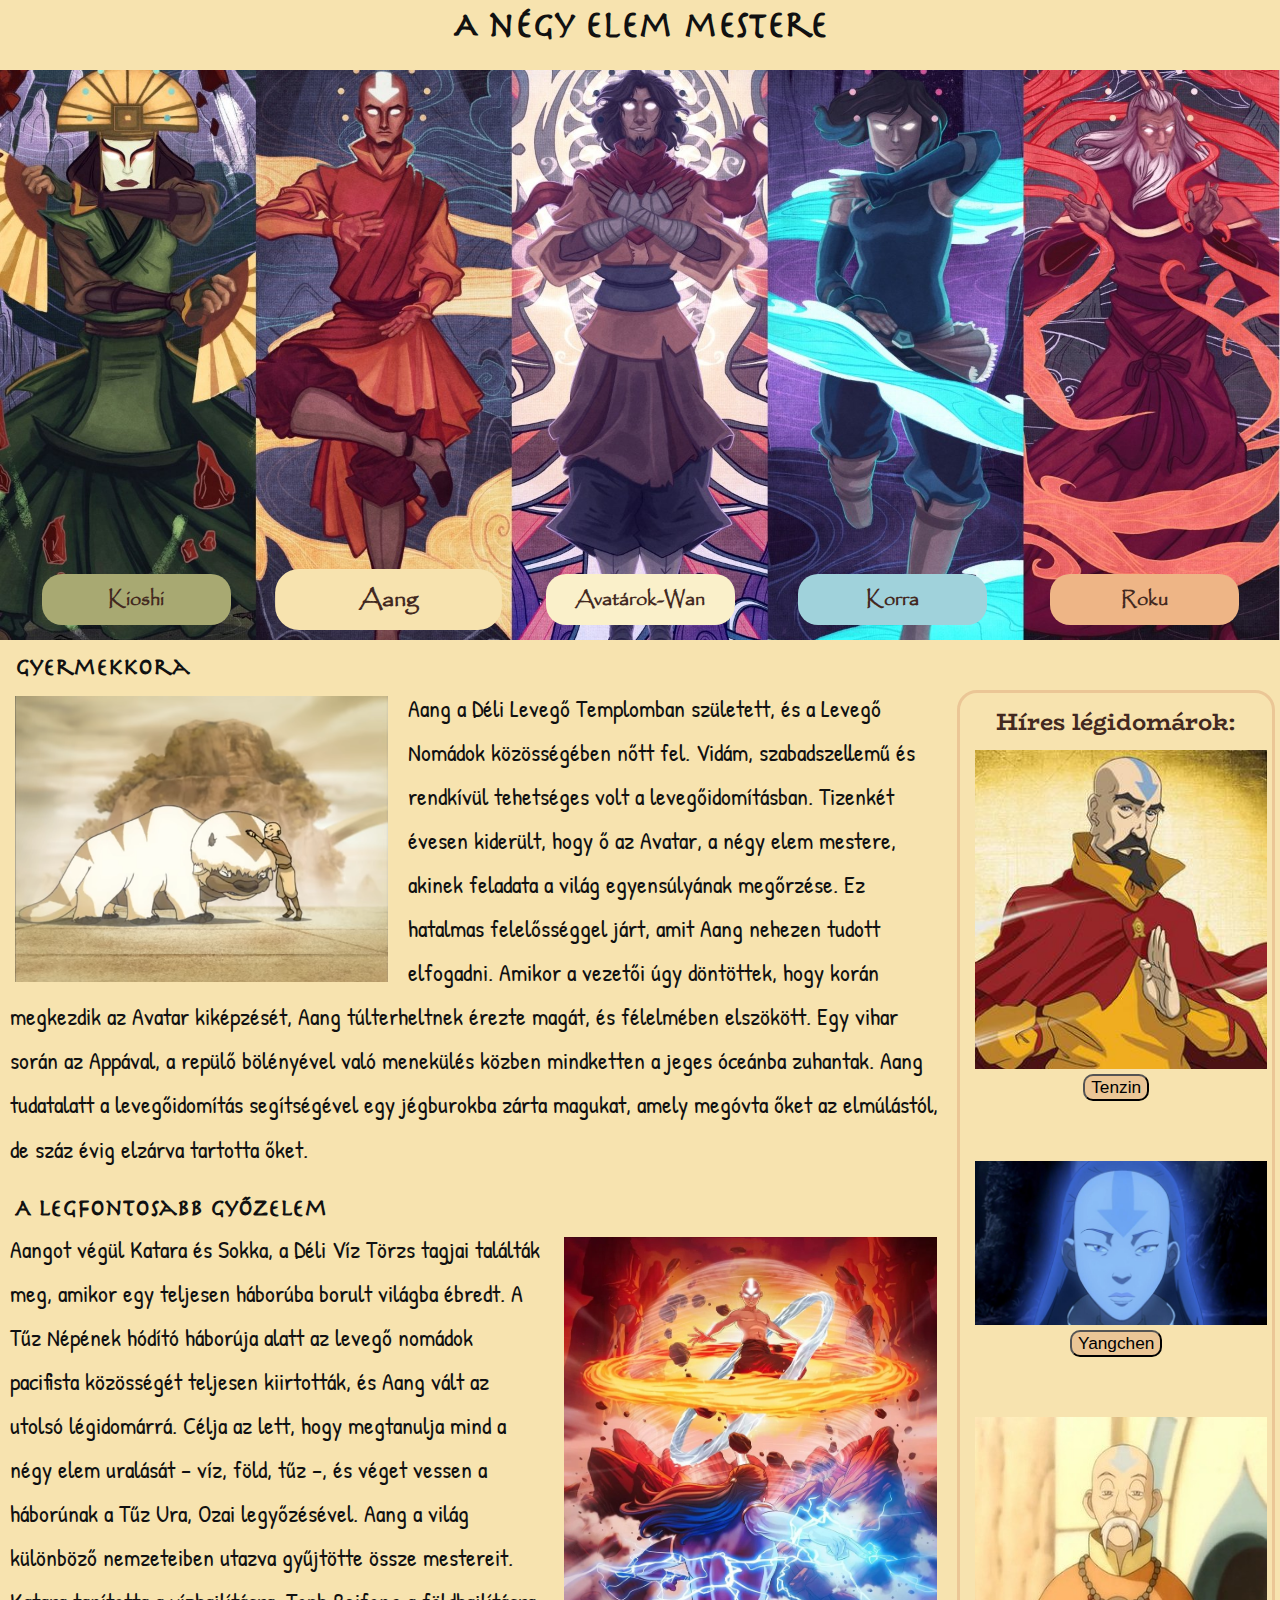
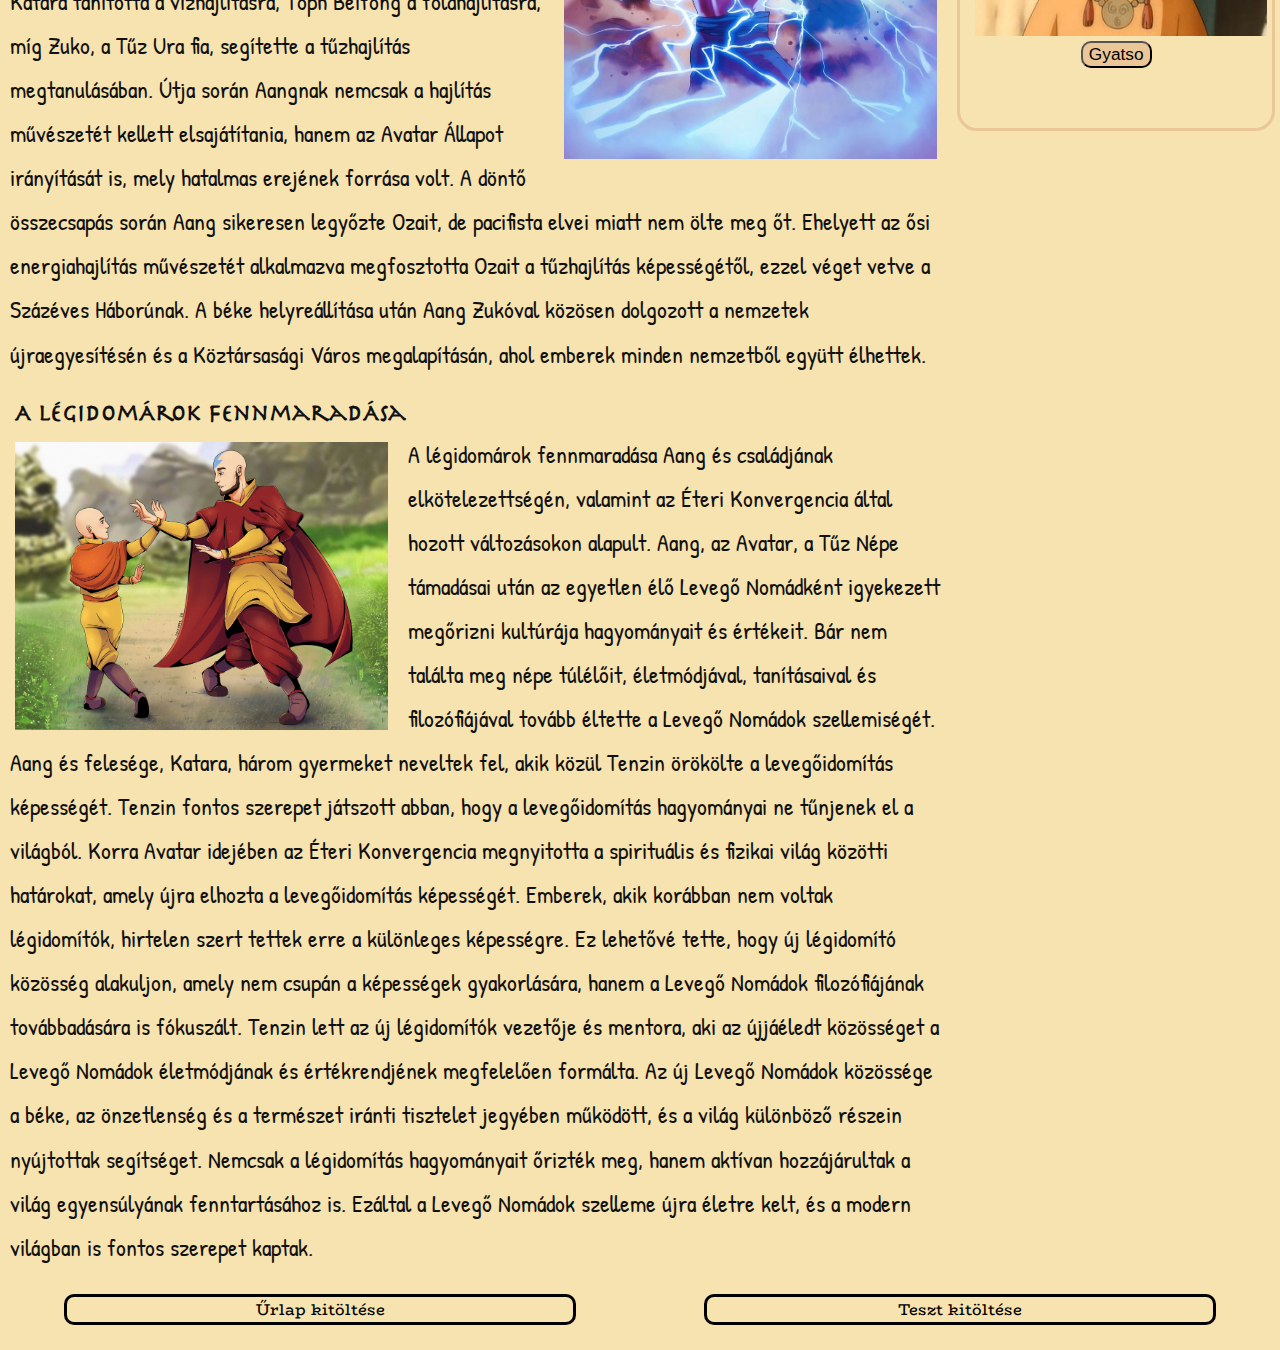
<file: Aang.html>
<!DOCTYPE html>
<html lang="hu">
<head>
    <meta charset="UTF-8">
    <meta name="viewport" content="width=device-width, initial-scale=1.0">
    <meta name="description" content="Aang és Korra legendája bemutatása">
    <meta name="author" content="Vermes Olivér">
    <meta name="copyright" content="Tanulási célra">
    <link rel="stylesheet" href="style.css">
    <link rel="icon" href="kepek/favicon.png" type="image/x-icon">
    <title>Avatár</title>
</head>
<body id="aang">
    <header>
        <h1>A négy elem mestere</h1>
    </header>
    <div class="container">
        
        <nav class="hatter a">
            <ul>
                <li><a href="Kyoshi.html" class="ky">Kioshi</a></li>
                <li><a href="#" class="active a">Aang</a></li>
                <li><a href="index.html" class="w">Avatárok-Wan</a></li>
                <li><a href="Korra.html" class="kor">Korra</a></li>
                <li><a href="Roku.html" class="r">Roku</a></li>
            </ul>
        </nav>
        <div class="contwo">
            <div class="artcont"> 
            <article>
                <h2>Gyermekkora</h2>
                <img src="kepek/aang/aang_appa.png" alt="terkep es a negy elem" class="negyelem">
                <p>Aang a Déli Levegő Templomban született, és a Levegő Nomádok közösségében nőtt fel. Vidám, szabadszellemű és rendkívül tehetséges volt a levegőidomításban. Tizenkét évesen kiderült, hogy ő az Avatar, a négy elem mestere, akinek feladata a világ egyensúlyának megőrzése. Ez hatalmas felelősséggel járt, amit Aang nehezen tudott elfogadni. Amikor a vezetői úgy döntöttek, hogy korán megkezdik az Avatar kiképzését, Aang túlterheltnek érezte magát, és félelmében elszökött. Egy vihar során az Appával, a repülő bölényével való menekülés közben mindketten a jeges óceánba zuhantak. Aang tudatalatt a levegőidomítás segítségével egy jégburokba zárta magukat, amely megóvta őket az elmúlástól, de száz évig elzárva tartotta őket.


                </p>
            </article>
            <article>
                <h2>A legfontosabb győzelem</h2>
                <img src="kepek/aang/aang_ozai.jpg" alt="wan avatar" class="wan">
                <p>Aangot végül Katara és Sokka, a Déli Víz Törzs tagjai találták meg, amikor egy teljesen háborúba borult világba ébredt. A Tűz Népének hódító háborúja alatt az levegő nomádok pacifista közösségét teljesen kiirtották, és Aang vált az utolsó légidomárrá. Célja az lett, hogy megtanulja mind a négy elem uralását – víz, föld, tűz –, és véget vessen a háborúnak a Tűz Ura, Ozai legyőzésével.

                    
                    Aang a világ különböző nemzeteiben utazva gyűjtötte össze mestereit. Katara tanította a vízhajlításra, Toph Beifong a földhajlításra, míg Zuko, a Tűz Ura fia, segítette a tűzhajlítás megtanulásában. Útja során Aangnak nemcsak a hajlítás művészetét kellett elsajátítania, hanem az Avatar Állapot irányítását is, mely hatalmas erejének forrása volt.
                    
                    
                    A döntő összecsapás során Aang sikeresen legyőzte Ozait, de pacifista elvei miatt nem ölte meg őt. Ehelyett az ősi energiahajlítás művészetét alkalmazva megfosztotta Ozait a tűzhajlítás képességétől, ezzel véget vetve a Százéves Háborúnak. A béke helyreállítása után Aang Zukóval közösen dolgozott a nemzetek újraegyesítésén és a Köztársasági Város megalapításán, ahol emberek minden nemzetből együtt élhettek.</p>
                
            </article>
            <article>
                <h2>A légidomárok fennmaradása</h2>
                <img src="kepek/aang/aang_tenzin.jpg" alt="avatarok avatar allapotban" class="av_all">
                <p>A légidomárok fennmaradása Aang és családjának elkötelezettségén, valamint az Éteri Konvergencia által hozott változásokon alapult. Aang, az Avatar, a Tűz Népe támadásai után az egyetlen élő Levegő Nomádként igyekezett megőrizni kultúrája hagyományait és értékeit. Bár nem találta meg népe túlélőit, életmódjával, tanításaival és filozófiájával tovább éltette a Levegő Nomádok szellemiségét. Aang és felesége, Katara, három gyermeket neveltek fel, akik közül Tenzin örökölte a levegőidomítás képességét. Tenzin fontos szerepet játszott abban, hogy a levegőidomítás hagyományai ne tűnjenek el a világból.

                    Korra Avatar idejében az Éteri Konvergencia megnyitotta a spirituális és fizikai világ közötti határokat, amely újra elhozta a levegőidomítás képességét. Emberek, akik korábban nem voltak légidomítók, hirtelen szert tettek erre a különleges képességre. Ez lehetővé tette, hogy új légidomító közösség alakuljon, amely nem csupán a képességek gyakorlására, hanem a Levegő Nomádok filozófiájának továbbadására is fókuszált.
                    
                    Tenzin lett az új légidomítók vezetője és mentora, aki az újjáéledt közösséget a Levegő Nomádok életmódjának és értékrendjének megfelelően formálta. Az új Levegő Nomádok közössége a béke, az önzetlenség és a természet iránti tisztelet jegyében működött, és a világ különböző részein nyújtottak segítséget. Nemcsak a légidomítás hagyományait őrizték meg, hanem aktívan hozzájárultak a világ egyensúlyának fenntartásához is. Ezáltal a Levegő Nomádok szelleme újra életre kelt, és a modern világban is fontos szerepet kaptak.
                </p>
            </article>
        </div>
            <aside class="a_as">
                <h3>Híres légidomárok:</h3>
                <p id="tenzin"><img src="kepek/aang/tenzin.jpg" alt="Tenzin"></p>
                <input type="button" value="Tenzin" id="gomb1">
        
                <p id="yang"><img src="kepek/aang/yang.jpg" alt="Yangchen"></p>
                <input type="button" value="Yangchen" id="gomb2">
        
                <p id="gya"><img src="kepek/aang/gyatso.jpg" alt="Gyatso"></p>
                <input type="button" value="Gyatso" id="gomb3">
            </aside>
        </div>
        <footer>
            <a href="urlap.html" >Űrlap kitöltése</a>
            <a href="quiz.html">Teszt kitöltése</a>
        </footer>
    </div>
    <script src="script/script_a.js"></script>
    </body>
    </html>
</file>
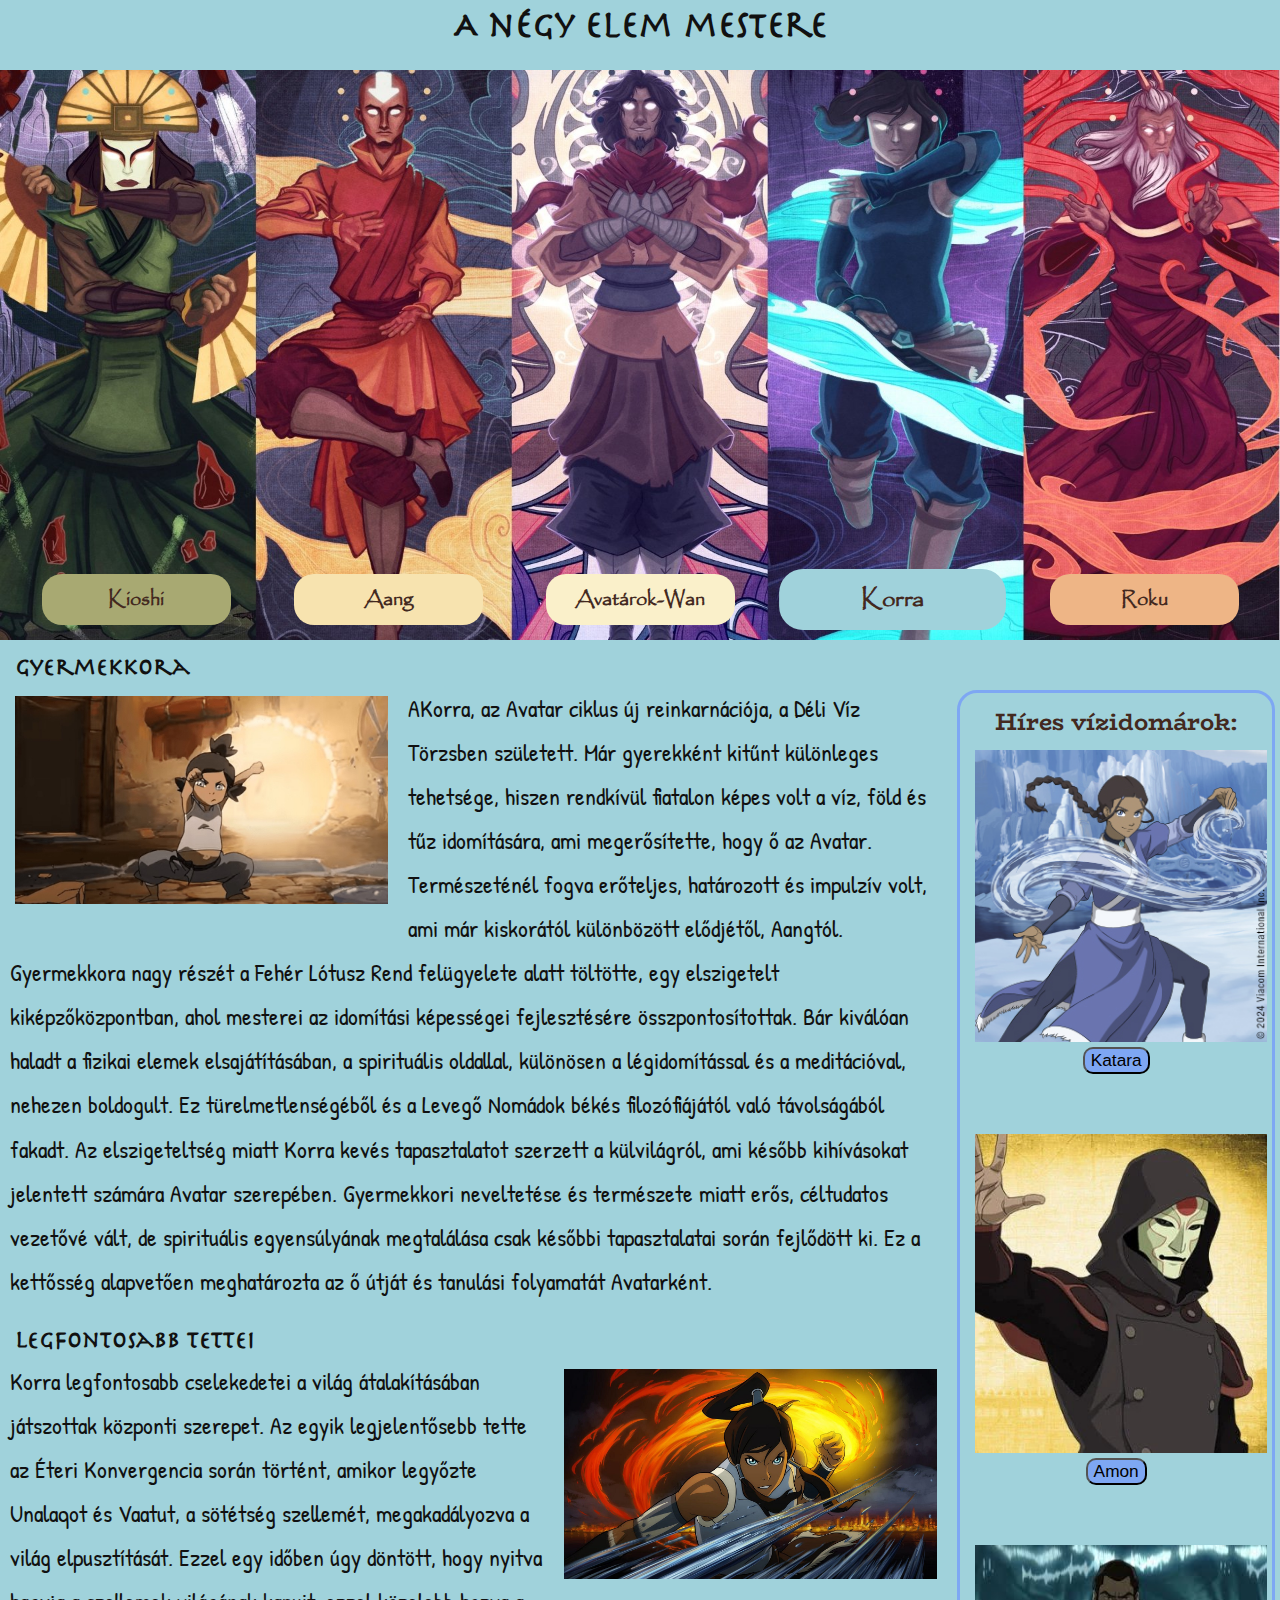
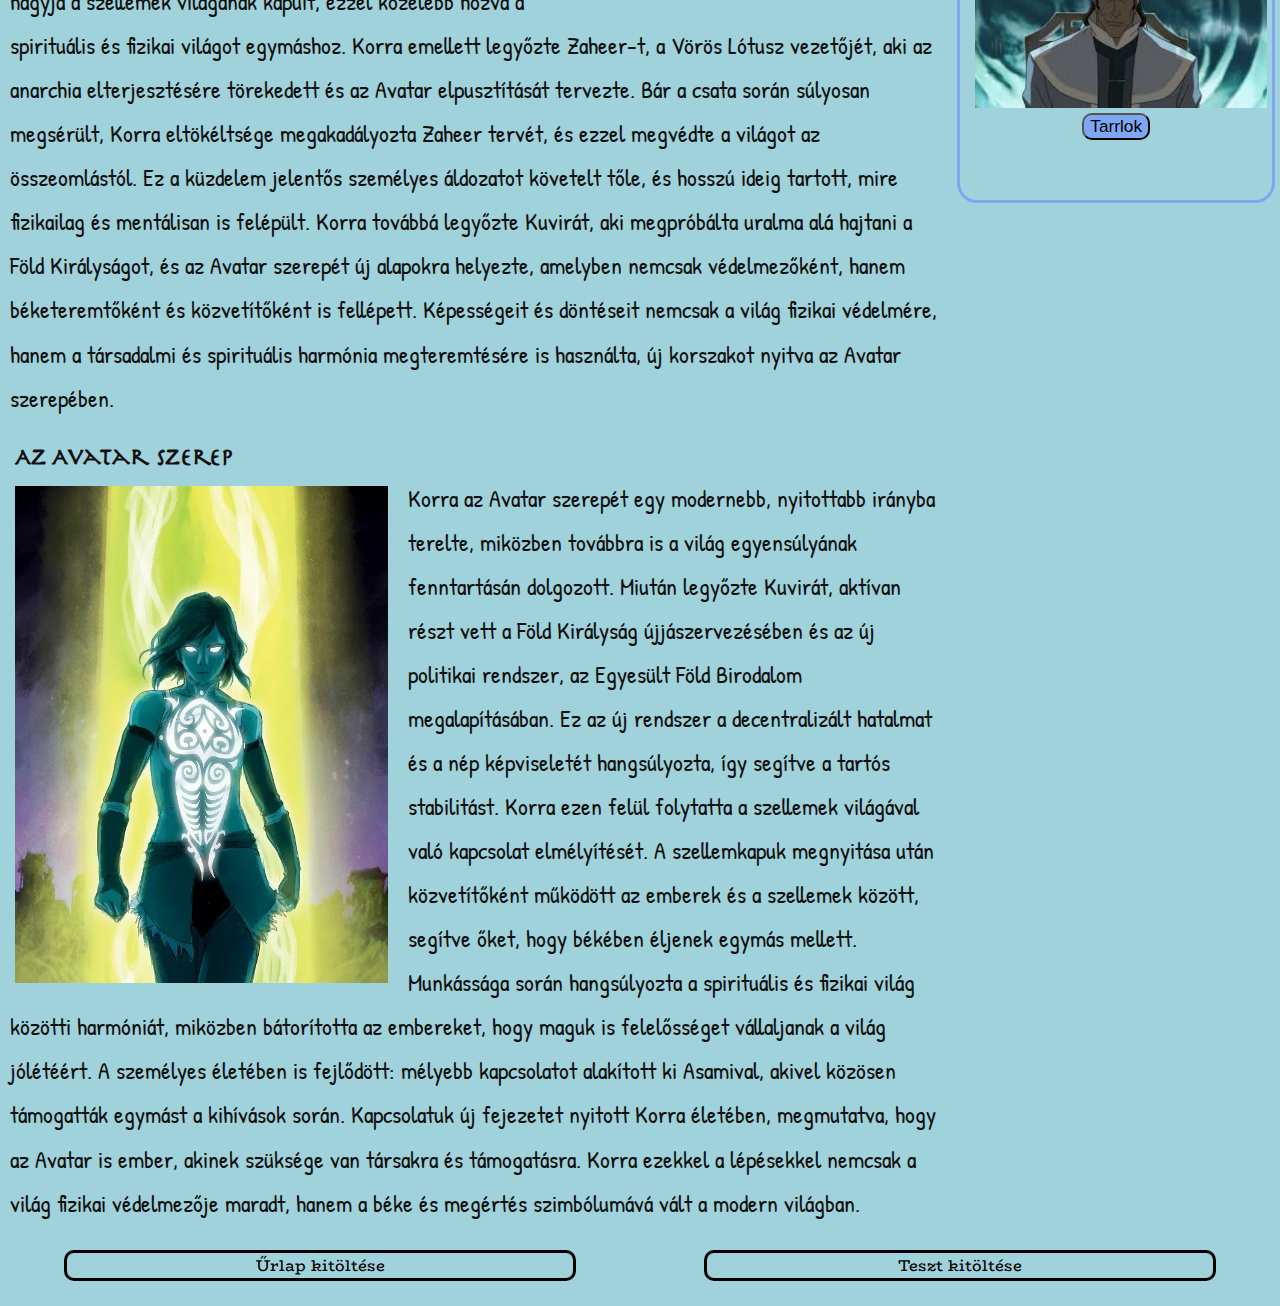
<file: Korra.html>
<!DOCTYPE html>
<html lang="hu">
<head>
    <meta charset="UTF-8">
    <meta name="viewport" content="width=device-width, initial-scale=1.0">
    <meta name="description" content="Aang és Korra legendája bemutatása">
    <meta name="author" content="Vermes Olivér">
    <meta name="copyright" content="Tanulási célra">
    <link rel="stylesheet" href="style.css">
    <link rel="icon" href="kepek/favicon.png" type="image/x-icon">
    <title>Avatár</title>
</head>
<body id="korra">
    <header>
        <h1>A négy elem mestere</h1>
    </header>
    <div class="container">
        
        <nav class="hatter kor">
            <ul>
                <li><a href="Kyoshi.html" class="ky">Kioshi</a></li>
                <li><a href="Aang.html" class="a">Aang</a></li>
                <li><a href="index.html" class="w">Avatárok-Wan</a></li>
                <li><a href="#" class="active kor">Korra</a></li>
                <li><a href="Roku.html" class="r">Roku</a></li>
            </ul>
        </nav>
        <div class="contwo">
            <div class="artcont"> 
            <article>
                <h2>Gyermekkora</h2>
                <img src="kepek/korra/korra_gyerekkor.jpg" alt="terkep es a negy elem" class="negyelem">
                <p>AKorra, az Avatar ciklus új reinkarnációja, a Déli Víz Törzsben született. Már gyerekként kitűnt különleges tehetsége, hiszen rendkívül fiatalon képes volt a víz, föld és tűz idomítására, ami megerősítette, hogy ő az Avatar. Természeténél fogva erőteljes, határozott és impulzív volt, ami már kiskorától különbözött elődjétől, Aangtól.

                    Gyermekkora nagy részét a Fehér Lótusz Rend felügyelete alatt töltötte, egy elszigetelt kiképzőközpontban, ahol mesterei az idomítási képességei fejlesztésére összpontosítottak. Bár kiválóan haladt a fizikai elemek elsajátításában, a spirituális oldallal, különösen a légidomítással és a meditációval, nehezen boldogult. Ez türelmetlenségéből és a Levegő Nomádok békés filozófiájától való távolságából fakadt.
                    
                    Az elszigeteltség miatt Korra kevés tapasztalatot szerzett a külvilágról, ami később kihívásokat jelentett számára Avatar szerepében. Gyermekkori neveltetése és természete miatt erős, céltudatos vezetővé vált, de spirituális egyensúlyának megtalálása csak későbbi tapasztalatai során fejlődött ki. Ez a kettősség alapvetően meghatározta az ő útját és tanulási folyamatát Avatarként.
                </p>
            </article>
            <article>
                <h2>Legfontosabb tettei</h2>
                <img src="kepek/korra/korra_avatar.jpg" alt="wan avatar" class="wan">
                <p>Korra legfontosabb cselekedetei a világ átalakításában játszottak központi szerepet. Az egyik legjelentősebb tette az Éteri Konvergencia során történt, amikor legyőzte Unalaqot és Vaatut, a sötétség szellemét, megakadályozva a világ elpusztítását. Ezzel egy időben úgy döntött, hogy nyitva hagyja a szellemek világának kapuit, ezzel közelebb hozva a spirituális és fizikai világot egymáshoz.

                    Korra emellett legyőzte Zaheer-t, a Vörös Lótusz vezetőjét, aki az anarchia elterjesztésére törekedett és az Avatar elpusztítását tervezte. Bár a csata során súlyosan megsérült, Korra eltökéltsége megakadályozta Zaheer tervét, és ezzel megvédte a világot az összeomlástól. Ez a küzdelem jelentős személyes áldozatot követelt tőle, és hosszú ideig tartott, mire fizikailag és mentálisan is felépült.
                    
                    Korra továbbá legyőzte Kuvirát, aki megpróbálta uralma alá hajtani a Föld Királyságot, és az Avatar szerepét új alapokra helyezte, amelyben nemcsak védelmezőként, hanem béketeremtőként és közvetítőként is fellépett. Képességeit és döntéseit nemcsak a világ fizikai védelmére, hanem a társadalmi és spirituális harmónia megteremtésére is használta, új korszakot nyitva az Avatar szerepében.</p>
                
            </article>
            <article>
                <h2>Az Avatar szerep</h2>
                <img src="kepek/korra/korra_raava.jpg" alt="avatarok avatar allapotban" class="av_all">
                <p>Korra az Avatar szerepét egy modernebb, nyitottabb irányba terelte, miközben továbbra is a világ egyensúlyának fenntartásán dolgozott. Miután legyőzte Kuvirát, aktívan részt vett a Föld Királyság újjászervezésében és az új politikai rendszer, az Egyesült Föld Birodalom megalapításában. Ez az új rendszer a decentralizált hatalmat és a nép képviseletét hangsúlyozta, így segítve a tartós stabilitást.

                    Korra ezen felül folytatta a szellemek világával való kapcsolat elmélyítését. A szellemkapuk megnyitása után közvetítőként működött az emberek és a szellemek között, segítve őket, hogy békében éljenek egymás mellett. Munkássága során hangsúlyozta a spirituális és fizikai világ közötti harmóniát, miközben bátorította az embereket, hogy maguk is felelősséget vállaljanak a világ jólétéért.
                    
                    A személyes életében is fejlődött: mélyebb kapcsolatot alakított ki Asamival, akivel közösen támogatták egymást a kihívások során. Kapcsolatuk új fejezetet nyitott Korra életében, megmutatva, hogy az Avatar is ember, akinek szüksége van társakra és támogatásra. Korra ezekkel a lépésekkel nemcsak a világ fizikai védelmezője maradt, hanem a béke és megértés szimbólumává vált a modern világban.
                </p>
            </article>
        </div>
            <aside class="ko_as">
                <h3>Híres vízidomárok:</h3>
                <p id="katara"><img src="kepek/korra/katara.jpg" alt="Katara"></p>
                <input type="button" value="Katara"  id="gomb1">

                <p id="amon"><img src="kepek/korra/amon.jpg" alt="Amon"></p> 
                <input type="button" value="Amon"  id="gomb2">

                <p id="tarrlok"><img src="kepek/korra/tarrlok.jpg" alt="Tarrlok"></p> 
                <input type="button" value="Tarrlok"  id="gomb3">
            </aside>
        </div>
        <footer>
            <a href="urlap.html" >Űrlap kitöltése</a>
            <a href="quiz.html">Teszt kitöltése</a>
        </footer>
    </div>
    <script src="script/script_ko.js"></script>
    </body>
    </html>
</file>
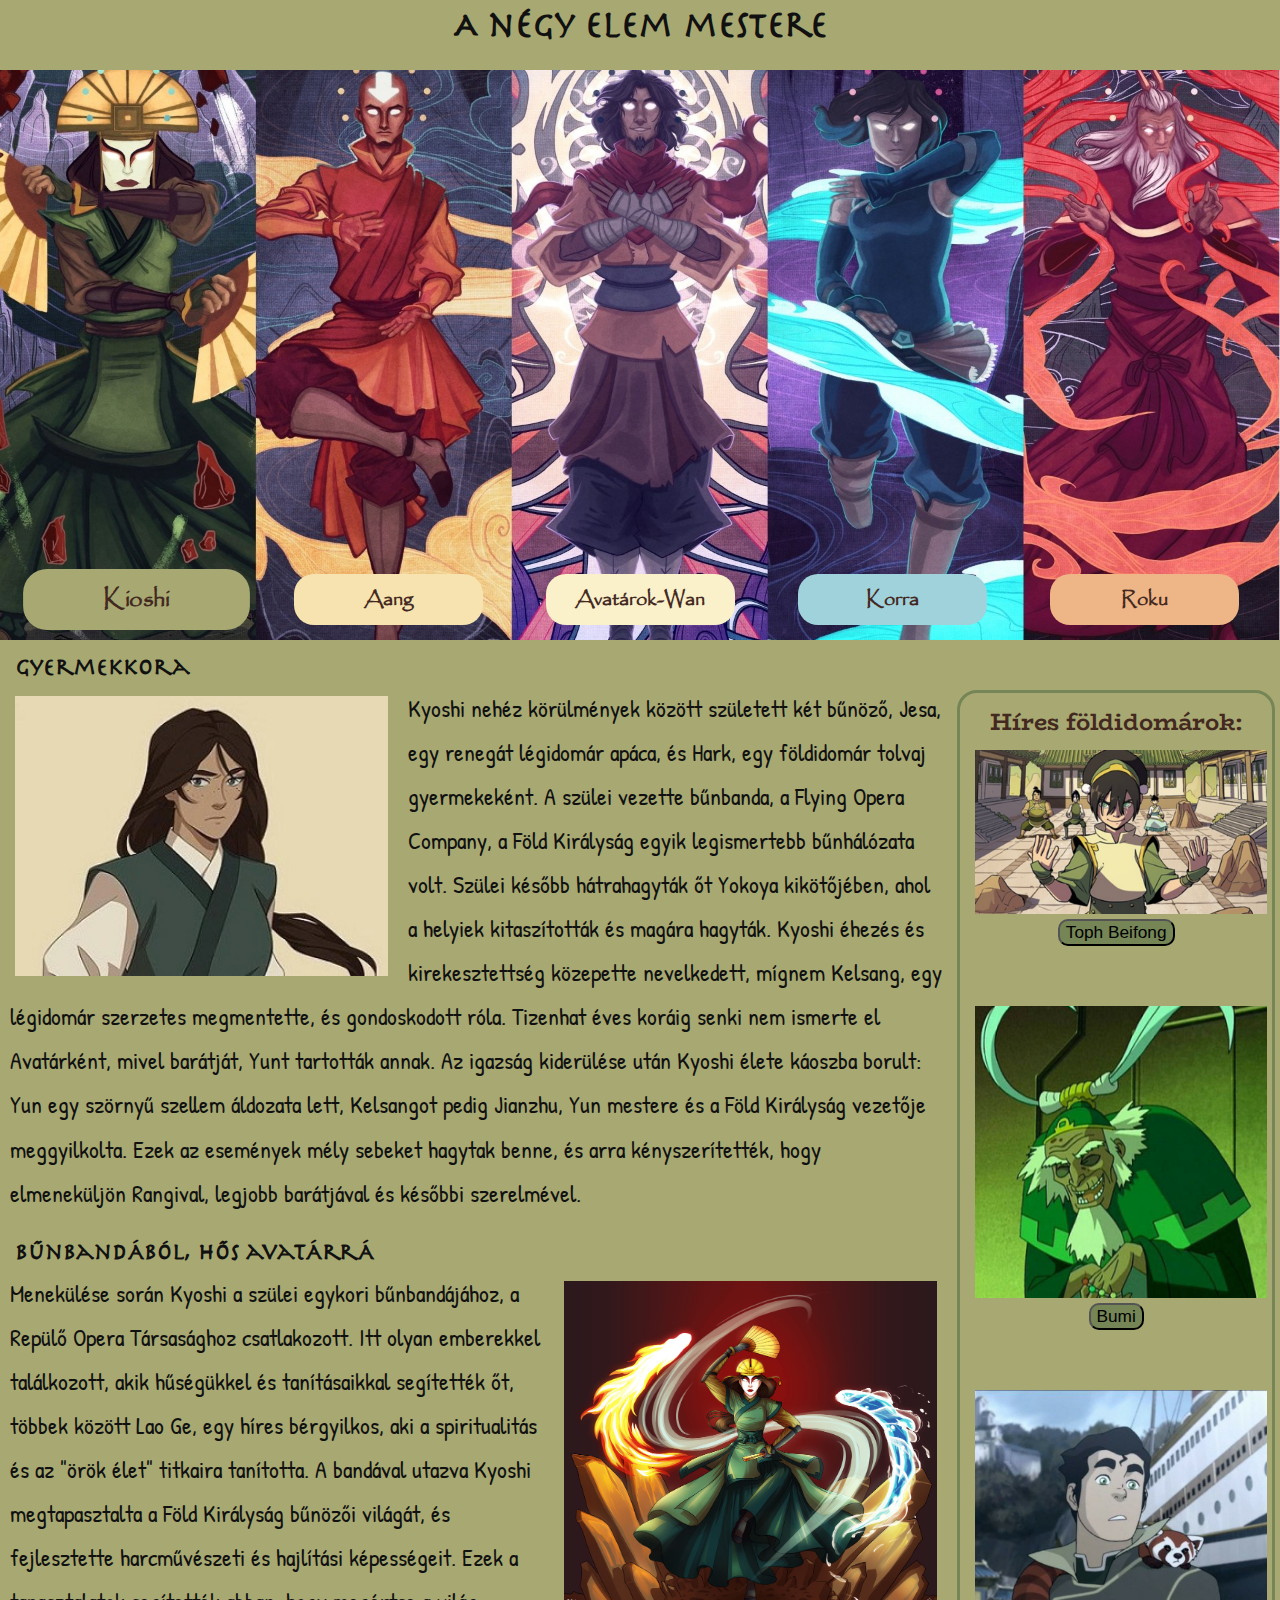
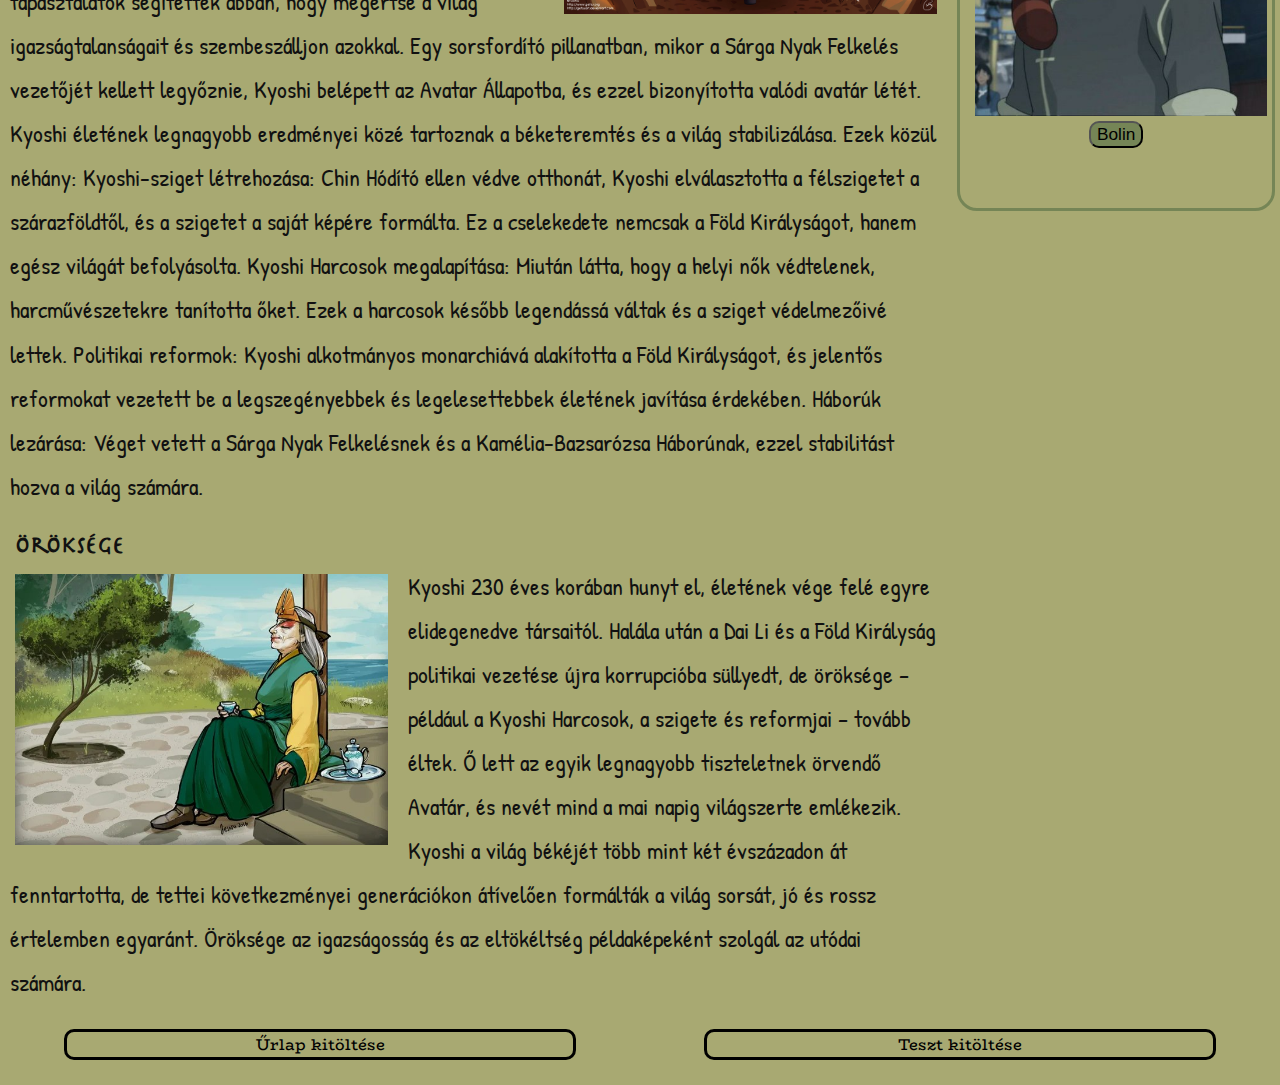
<file: Kyoshi.html>
<!DOCTYPE html>
<html lang="hu">
<head>
    <meta charset="UTF-8">
    <meta name="viewport" content="width=device-width, initial-scale=1.0">
    <meta name="description" content="Aang és Korra legendája bemutatása">
    <meta name="author" content="Vermes Olivér">
    <meta name="copyright" content="Tanulási célra">
    <link rel="stylesheet" href="style.css">
    <link rel="icon" href="kepek/favicon.png" type="image/x-icon">
    <title>Avatár</title>
</head>
<body id="kio">
    <header>
        <h1>A négy elem mestere</h1>
    </header>
    <div class="container">
        
        <nav class="hatter ky">
            <ul>
                <li><a href="#" class="active ky">Kioshi</a></li>
                <li><a href="Aang.html" class="a">Aang</a></li>
                <li><a href="index.html" class="w">Avatárok-Wan</a></li>
                <li><a href="Korra.html" class="kor">Korra</a></li>
                <li><a href="Roku.html" class="r">Roku</a></li>
            </ul>
        </nav>
        <div class="contwo">
            <div class="artcont"> 
            <article>
                <h2>Gyermekkora</h2>
                <img src="kepek/kyoshi/ky_gyerekkor.jpg" alt="terkep es a negy elem" class="negyelem">
                <p>
                    Kyoshi nehéz körülmények között született két bűnöző, Jesa, egy renegát légidomár apáca, és Hark, egy földidomár tolvaj gyermekeként. A szülei vezette bűnbanda, a Flying Opera Company, a Föld Királyság egyik legismertebb bűnhálózata volt. Szülei később hátrahagyták őt Yokoya kikötőjében, ahol a helyiek kitaszították és magára hagyták. Kyoshi éhezés és kirekesztettség közepette nevelkedett, mígnem Kelsang, egy légidomár szerzetes megmentette, és gondoskodott róla.
                    
                    Tizenhat éves koráig senki nem ismerte el Avatárként, mivel barátját, Yunt tartották annak. Az igazság kiderülése után Kyoshi élete káoszba borult: Yun egy szörnyű szellem áldozata lett, Kelsangot pedig Jianzhu, Yun mestere és a Föld Királyság vezetője meggyilkolta. Ezek az események mély sebeket hagytak benne, és arra kényszerítették, hogy elmeneküljön Rangival, legjobb barátjával és későbbi szerelmével.
                </p>
            </article>
            <article>
                <h2>Bűnbandából, hős avatárrá</h2>
                <img src="kepek/kyoshi/ky_avatar.jpg" alt="wan avatar" class="wan">
                <p>Menekülése során Kyoshi a szülei egykori bűnbandájához, a Repülő Opera Társasághoz csatlakozott. Itt olyan emberekkel találkozott, akik hűségükkel és tanításaikkal segítették őt, többek között Lao Ge, egy híres bérgyilkos, aki a spiritualitás és az "örök élet" titkaira tanította. A bandával utazva Kyoshi megtapasztalta a Föld Királyság bűnözői világát, és fejlesztette harcművészeti és hajlítási képességeit.

                    Ezek a tapasztalatok segítették abban, hogy megértse a világ igazságtalanságait és szembeszálljon azokkal. Egy sorsfordító pillanatban, mikor a Sárga Nyak Felkelés vezetőjét kellett legyőznie, Kyoshi belépett az Avatar Állapotba, és ezzel bizonyította valódi avatár létét.<br>
                    Kyoshi életének legnagyobb eredményei közé tartoznak a béketeremtés és a világ stabilizálása. Ezek közül néhány:

                    Kyoshi-sziget létrehozása: Chin Hódító ellen védve otthonát, Kyoshi elválasztotta a félszigetet a szárazföldtől, és a szigetet a saját képére formálta. Ez a cselekedete nemcsak a Föld Királyságot, hanem egész világát befolyásolta.
                    Kyoshi Harcosok megalapítása: Miután látta, hogy a helyi nők védtelenek, harcművészetekre tanította őket. Ezek a harcosok később legendássá váltak és a sziget védelmezőivé lettek.
                    Politikai reformok: Kyoshi alkotmányos monarchiává alakította a Föld Királyságot, és jelentős reformokat vezetett be a legszegényebbek és legelesettebbek életének javítása érdekében.
                    Háborúk lezárása: Véget vetett a Sárga Nyak Felkelésnek és a Kamélia-Bazsarózsa Háborúnak, ezzel stabilitást hozva a világ számára.</p>
                
            </article>
            <article>
                <h2>Öröksége</h2>
                <img src="kepek/kyoshi/ky_oreg.jpg" alt="avatarok avatar allapotban" class="av_all">
                <p>Kyoshi 230 éves korában hunyt el, életének vége felé egyre elidegenedve társaitól. Halála után a Dai Li és a Föld Királyság politikai vezetése újra korrupcióba süllyedt, de öröksége – például a Kyoshi Harcosok, a szigete és reformjai – tovább éltek. Ő lett az egyik legnagyobb tiszteletnek örvendő Avatár, és nevét mind a mai napig világszerte emlékezik.

                    Kyoshi a világ békéjét több mint két évszázadon át fenntartotta, de tettei következményei generációkon átívelően formálták a világ sorsát, jó és rossz értelemben egyaránt. Öröksége az igazságosság és az eltökéltség példaképeként szolgál az utódai számára.
            </article>
        </div>
            <aside class="ky_as">
                <h3>Híres földidomárok:</h3>
                <p id="toph"><img src="kepek/kyoshi/toph.jpg" alt="toph Beifong"></p>
                <input type="button" value="Toph Beifong"  id="gomb1">

                <p id="bumi"><img src="kepek/kyoshi/bumi.jpg" alt="Bumi király"></p> 
                <input type="button" value="Bumi"  id="gomb2">

                <p id="bolin"><img src="kepek/kyoshi/bolin.jpg" alt="Bolin"></p> 
                <input type="button" value="Bolin"  id="gomb3">
            </aside>
        </div>
        <footer>
            <a href="urlap.html" >Űrlap kitöltése</a>
            <a href="quiz.html">Teszt kitöltése</a>
        </footer>
    </div>
    <script src="script/script_ky.js"></script>
    </body>
    </html>
</file>
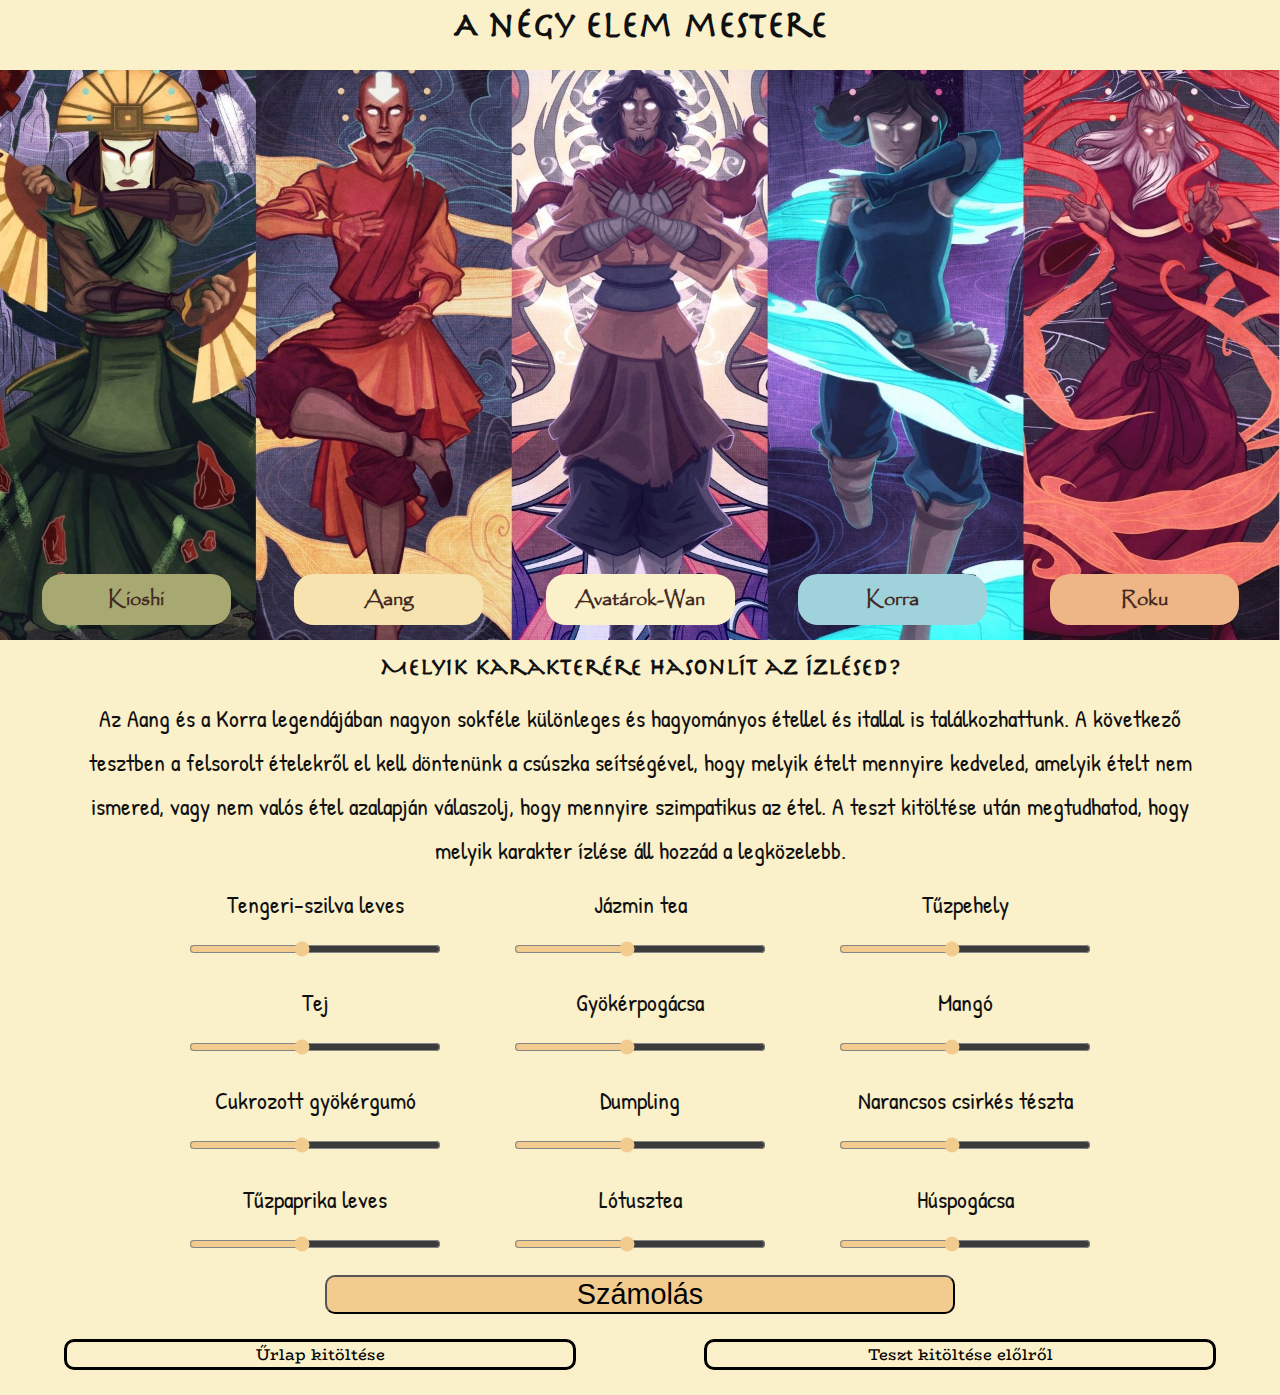
<file: quiz.html>
<!DOCTYPE html>
<html lang="hu">
<head>
    <meta charset="UTF-8">
    <meta name="viewport" content="width=device-width, initial-scale=1.0">
    <meta name="description" content="Aang és Korra legendája bemutatása">
    <meta name="author" content="Vermes Olivér">
    <meta name="copyright" content="Tanulási célra">
    <link rel="stylesheet" href="style.css">
    <link rel="icon" href="kepek/favicon.png" type="image/x-icon">
    <title>Avatár</title>
</head>
<body id="wan">
    <header>
        <h1>A négy elem mestere</h1>
    </header>
    <div class="container">
        
        <nav class="hatter w">
            <ul>
                <li><a href="Kyoshi.html" class="ky">Kioshi</a></li>
                <li><a href="Aang.html" class="a">Aang</a></li>
                <li><a href="index.html" class="w">Avatárok-Wan</a></li>
                <li><a href="Korra.html" class="kor">Korra</a></li>
                <li><a href="Roku.html" class="r">Roku</a></li>
            </ul>
        
        </nav>
    <article id="quiz">
        <h2>Melyik karakterére hasonlít az ízlésed?</h2>
        <p class="elsosor">Az Aang és a Korra legendájában nagyon sokféle különleges és hagyományos étellel és itallal is találkozhattunk. A következő tesztben a felsorolt ételekről el kell döntenünk a csúszka seítségével, hogy melyik ételt mennyire kedveled, amelyik ételt nem ismered, vagy nem valós étel azalapján válaszolj, hogy mennyire szimpatikus az étel. A teszt kitöltése után megtudhatod, hogy melyik karakter ízlése áll hozzád a legközelebb.</p>
        <p>Tengeri-szilva leves <br><input type="range" min="1" max="10" step ="1" value ="5" id="szleves"></p>
        <p>Jázmin tea<br><input type="range" min="1" max="10" step ="1" value ="5" id="jazmin"></p>
        <p>Tűzpehely<br><input type="range" min="1" max="10" step ="1" value ="5" id="pehely"></p>
        <p>Tej<br><input type="range" min="1" max="10" step ="1" value ="5" id="tej"></p>
        <p>Gyökérpogácsa<br><input type="range" min="1" max="10" step ="1" value ="5" id="pogi"></p>
        <p>Mangó<br><input type="range" min="1" max="10" step ="1" value ="5" id="mango"></p>
        <p>Cukrozott gyökérgumó<br><input type="range" min="1" max="10" step ="1" value ="5" id="gumo"></p>
        <p>Dumpling<br><input type="range" min="1" max="10" step ="1" value ="5" id="dumpling"></p>
        <p>Narancsos csirkés tészta<br><input type="range" min="1" max="10" step ="1" value ="5" id="teszta"></p>
        <p>Tűzpaprika leves<br><input type="range" min="1" max="10" step ="1" value ="5" id="tleves"></p>
        <p>Lótusztea<br><input type="range" min="1" max="10" step ="1" value ="5" id="lotusz"></p>
        <p>Húspogácsa<br><input type="range" min="1" max="10" step ="1" value ="5" id="huspogi"></p>
        <input type="button" value="Számolás" id="button">
    </article>
    <footer>
        <a href="urlap.html">Űrlap kitöltése</a>
        <a href="quiz.html">Teszt kitöltése előlről</a>
    </footer>
    </div>
    <script src="script/script_quiz.js">

    </script>
    </body>
    </html>
</file>
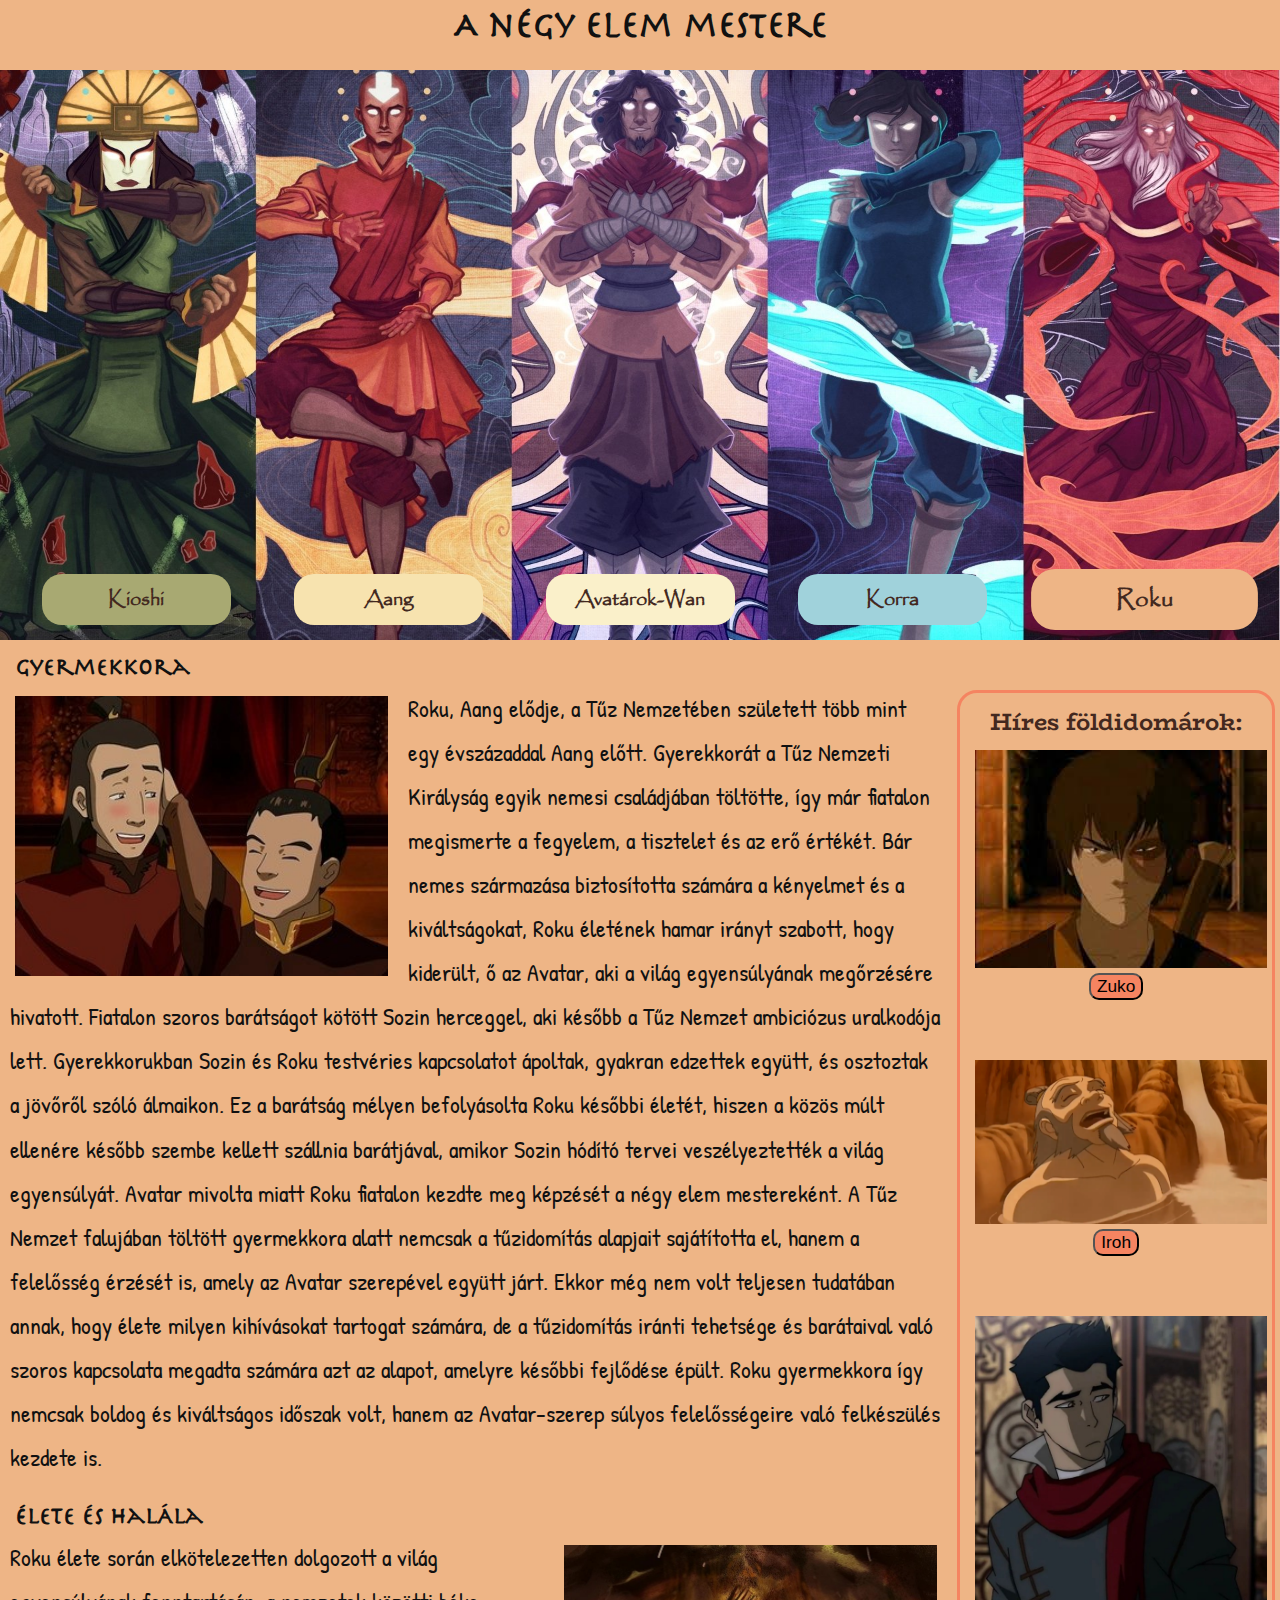
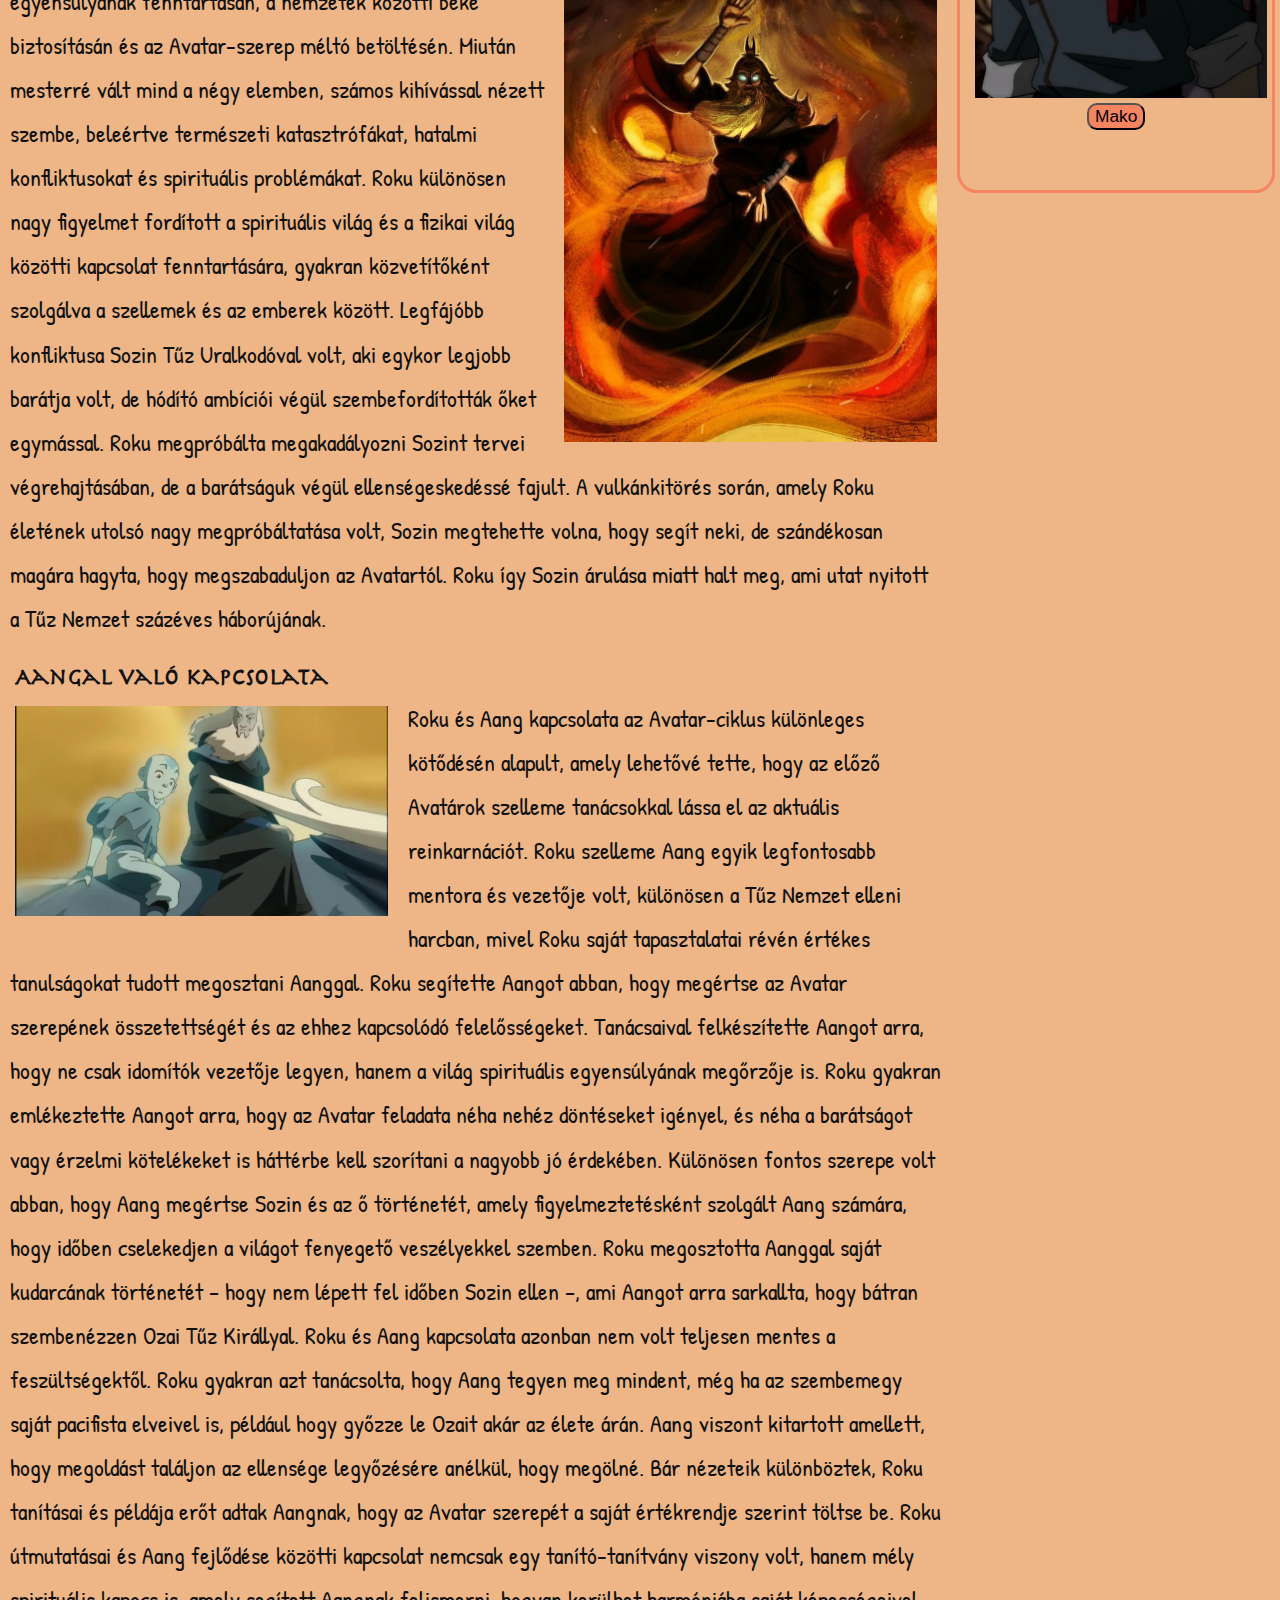
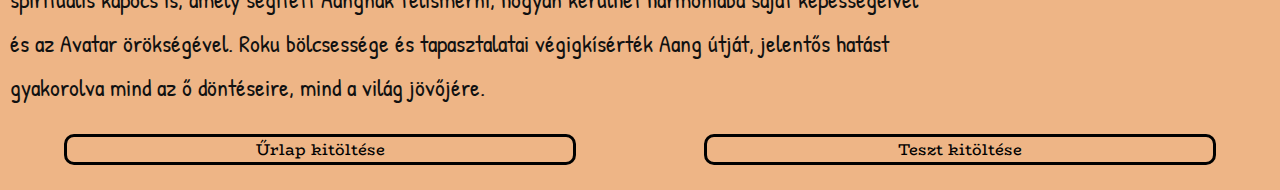
<file: Roku.html>
<!DOCTYPE html>
<html lang="hu">
<head>
    <meta charset="UTF-8">
    <meta name="viewport" content="width=device-width, initial-scale=1.0">
    <meta name="description" content="Aang és Korra legendája bemutatása">
    <meta name="author" content="Vermes Olivér">
    <meta name="copyright" content="Tanulási célra">
    <link rel="stylesheet" href="style.css">
    <link rel="icon" href="kepek/favicon.png" type="image/x-icon">
    <title>Avatár</title>
</head>
<body id="roku">
    <header>
        <h1>A négy elem mestere</h1>
    </header>
    <div class="container">
        
        <nav class="hatter r">
            <ul>
                <li><a href="Kyoshi.html" class="ky">Kioshi</a></li>
                <li><a href="Aang.html" class="a">Aang</a></li>
                <li><a href="index.html" class="w">Avatárok-Wan</a></li>
                <li><a href="Korra.html" class="kor">Korra</a></li>
                <li><a href="#" class="active r">Roku</a></li>
            </ul>
        </nav>
        <div class="contwo">
            <div class="artcont"> 
            <article>
                <h2>Gyermekkora</h2>
                <img src="kepek/roku/roku_sozin.jpg" alt="terkep es a negy elem" class="negyelem">
                <p>Roku, Aang elődje, a Tűz Nemzetében született több mint egy évszázaddal Aang előtt. Gyerekkorát a Tűz Nemzeti Királyság egyik nemesi családjában töltötte, így már fiatalon megismerte a fegyelem, a tisztelet és az erő értékét. Bár nemes származása biztosította számára a kényelmet és a kiváltságokat, Roku életének hamar irányt szabott, hogy kiderült, ő az Avatar, aki a világ egyensúlyának megőrzésére hivatott.

                    Fiatalon szoros barátságot kötött Sozin herceggel, aki később a Tűz Nemzet ambiciózus uralkodója lett. Gyerekkorukban Sozin és Roku testvéries kapcsolatot ápoltak, gyakran edzettek együtt, és osztoztak a jövőről szóló álmaikon. Ez a barátság mélyen befolyásolta Roku későbbi életét, hiszen a közös múlt ellenére később szembe kellett szállnia barátjával, amikor Sozin hódító tervei veszélyeztették a világ egyensúlyát.
                    
                    Avatar mivolta miatt Roku fiatalon kezdte meg képzését a négy elem mestereként. A Tűz Nemzet falujában töltött gyermekkora alatt nemcsak a tűzidomítás alapjait sajátította el, hanem a felelősség érzését is, amely az Avatar szerepével együtt járt. Ekkor még nem volt teljesen tudatában annak, hogy élete milyen kihívásokat tartogat számára, de a tűzidomítás iránti tehetsége és barátaival való szoros kapcsolata megadta számára azt az alapot, amelyre későbbi fejlődése épült. Roku gyermekkora így nemcsak boldog és kiváltságos időszak volt, hanem az Avatar-szerep súlyos felelősségeire való felkészülés kezdete is.
                </p>
            </article>
            <article>
                <h2>Élete és halála</h2>
                <img src="kepek/roku/roku_avatar.jpg" alt="wan avatar" class="wan">
                <p>Roku élete során elkötelezetten dolgozott a világ egyensúlyának fenntartásán, a nemzetek közötti béke biztosításán és az Avatar-szerep méltó betöltésén. Miután mesterré vált mind a négy elemben, számos kihívással nézett szembe, beleértve természeti katasztrófákat, hatalmi konfliktusokat és spirituális problémákat. Roku különösen nagy figyelmet fordított a spirituális világ és a fizikai világ közötti kapcsolat fenntartására, gyakran közvetítőként szolgálva a szellemek és az emberek között.

                    Legfájóbb konfliktusa Sozin Tűz Uralkodóval volt, aki egykor legjobb barátja volt, de hódító ambíciói végül szembefordították őket egymással. Roku megpróbálta megakadályozni Sozint tervei végrehajtásában, de a barátságuk végül ellenségeskedéssé fajult. A vulkánkitörés során, amely Roku életének utolsó nagy megpróbáltatása volt, Sozin megtehette volna, hogy segít neki, de szándékosan magára hagyta, hogy megszabaduljon az Avatartól. Roku így Sozin árulása miatt halt meg, ami utat nyitott a Tűz Nemzet százéves háborújának.</p>
                
            </article>
            <article>
                <h2>Aangal való kapcsolata</h2>
                <img src="kepek/roku/roku_aang.jpg" alt="avatarok avatar allapotban" class="av_all">
                <p>Roku és Aang kapcsolata az Avatar-ciklus különleges kötődésén alapult, amely lehetővé tette, hogy az előző Avatárok szelleme tanácsokkal lássa el az aktuális reinkarnációt. Roku szelleme Aang egyik legfontosabb mentora és vezetője volt, különösen a Tűz Nemzet elleni harcban, mivel Roku saját tapasztalatai révén értékes tanulságokat tudott megosztani Aanggal.

                    Roku segítette Aangot abban, hogy megértse az Avatar szerepének összetettségét és az ehhez kapcsolódó felelősségeket. Tanácsaival felkészítette Aangot arra, hogy ne csak idomítók vezetője legyen, hanem a világ spirituális egyensúlyának megőrzője is. Roku gyakran emlékeztette Aangot arra, hogy az Avatar feladata néha nehéz döntéseket igényel, és néha a barátságot vagy érzelmi kötelékeket is háttérbe kell szorítani a nagyobb jó érdekében.
                    
                    Különösen fontos szerepe volt abban, hogy Aang megértse Sozin és az ő történetét, amely figyelmeztetésként szolgált Aang számára, hogy időben cselekedjen a világot fenyegető veszélyekkel szemben. Roku megosztotta Aanggal saját kudarcának történetét – hogy nem lépett fel időben Sozin ellen –, ami Aangot arra sarkallta, hogy bátran szembenézzen Ozai Tűz Királlyal.
                    
                    Roku és Aang kapcsolata azonban nem volt teljesen mentes a feszültségektől. Roku gyakran azt tanácsolta, hogy Aang tegyen meg mindent, még ha az szembemegy saját pacifista elveivel is, például hogy győzze le Ozait akár az élete árán. Aang viszont kitartott amellett, hogy megoldást találjon az ellensége legyőzésére anélkül, hogy megölné. Bár nézeteik különböztek, Roku tanításai és példája erőt adtak Aangnak, hogy az Avatar szerepét a saját értékrendje szerint töltse be.
                    
                    Roku útmutatásai és Aang fejlődése közötti kapcsolat nemcsak egy tanító-tanítvány viszony volt, hanem mély spirituális kapocs is, amely segített Aangnak felismerni, hogyan kerülhet harmóniába saját képességeivel és az Avatar örökségével. Roku bölcsessége és tapasztalatai végigkísérték Aang útját, jelentős hatást gyakorolva mind az ő döntéseire, mind a világ jövőjére.
                </p>
            </article>
        </div>
            <aside class="r_as">
                <h3>Híres földidomárok:</h3>
                <p id="zuko"><img src="kepek/roku/zuko.jpg" alt="Zuko"></p>
                <input type="button" value="Zuko"  id="gomb1">

                <p id="iroh"><img src="kepek/roku/iroh.png" alt="Iroh"></p> 
                <input type="button" value="Iroh"  id="gomb2">

                <p id="mako"><img src="kepek/roku/mako.jpg" alt="Mako"></p> 
                <input type="button" value="Mako"  id="gomb3">
            </aside>
        </div>
        <footer>
            <a href="urlap.html" >Űrlap kitöltése</a>
            <a href="quiz.html">Teszt kitöltése</a>
        </footer>
    </div>
    <script src="script/script_r.js"></script>
    </body>
    </html>
</file>
<file: style.css>
*{
    box-sizing: border-box;
    margin: 0;
}

html{
    padding: 0;
    margin: 0;
}

#wan{
    background-color: #faf0ca;
}
#kio{
    background-color: #A8A972;
}
#aang{
    background-color: #F7E3AF;
}
#korra{
    background-color: #A0D2DB;
}
#roku{
    background-color: #eeb586;
}
.container{
    display:flex;
    flex-direction: row;
    flex-wrap: wrap;
    justify-content: space-around;
}
.container>* {
    height: fit-content;}
header{
    padding: 0;
    text-align: center;
    font-size:1.8em;
    color: #111111;
    padding: 5px;
    height: 90px;
    flex: 1 1 100%;
}

header h1{
    padding: 0;
    margin: 0;
    font-family:"sajat","herculanum";
    font-size: 1.4em;
}

article{
    color:#111111;
    padding:  10px;
    flex: 1 1 100%;
}
article p{
    font-family:"patrick";
    font-size: 1.3em;
    line-height: 1.8em;
}
.p_galeria{
    margin-top: 100px;
    margin-bottom: 30px;
    width: 100%;
    text-align: center;
    font-family: "patrick";
}
@font-face{
    font-family: "patrick";src: url(font/PatrickHand.ttf);
}
h1{
    font-size: 1.8em;
}
article h2{
    padding: 5px;
    font-size: 1.7em;
    color: #111111;
    font-family:"sajat";
}
@font-face{
    font-family: "sajat";src: url(font/herculanum.TTF);
}
aside{
    color:#43291f;
    text-align: center;
    border-radius: 20px;
    font-family: "bio";
    order: 1;
    flex: 1 1 100%;
    margin: 5px;
}
aside h3{
        font-size: 1.4em;
}
aside input{
    margin-bottom: 50px;
    cursor: pointer;
}
aside img{
    float:none;
    width: 100%;
}
@font-face{
    font-family: "bio";src: url(font/BioRhyme.ttf);
}
.r_as{
    border: 3px solid rgb(245, 132, 97);
}
.r_as input{
    background-color: rgb(245, 132, 97);
    border-radius: 10px;
}

.ky_as{
    border: 3px solid rgb(117, 133, 86);
}
.ky_as input{
    background-color: rgb(117, 133, 86);
    border-radius: 10px;
}

.w_as{
    border: 3px solid #f2cc8f;
}

.ko_as{
    border: 3px solid rgb(126, 167, 243);
}
.ko_as input{
    background-color: rgb(126, 167, 243);
    border-radius: 10px;
}

.a_as{
    border: 3px solid rgb(235, 198, 150);
}
.a_as input{
    background-color: rgb(235, 198, 150);
    border-radius: 10px;
}

.hatter{
    background-image: url(kepek/avatarok.jpg);
    background-size: 100%;
    background-attachment: fixed;
    background-position-x: center;
    background-repeat: no-repeat;
    background-position-y:20%;
}
nav{
    padding: 10px;
    flex: 1 1 100%;
}

 nav li a{
    display: block;
    padding: 10px;
    color: #43291f;
    background-color: #f2cc8f;
    font-size: 1.4em;
    text-align: center;
    text-decoration: none;
    border-radius: 20px;
    margin: 0;
    font-family: "papyr", "papyrus";
    font-weight: bolder;
 }
 @font-face{
    font-family: "papyr"; src: url(font/papyrus.ttf) ;
 }
 nav ul {
    list-style-type: none;
    padding: 0;
    display: flex; 
    padding: 0;
    margin: 0;
    height: 600px;
    flex-direction: column;
    justify-content: flex-end;
}
nav li {
    margin: 5px 0;
}



img{
    width: 100%;
    margin-top: 10px;
    margin-bottom: 10px;
}
.active{
    border-radius: 20px;
}
.ky{
    background-color: #A8A972;
}
.a{
    background-color: #F7E3AF;
}
.w{
    background-color:#faf0ca ;
}
.kor{
    background-color: #A0D2DB;
}
.r{
    background-color: #eeb586;
}
footer a{
    text-decoration: none;
    font-size: 1.1em;
    font-family: "bio";
    color: black;
    border: 3px solid black;
    border-radius: 10px;
    flex-basis: 100%;
    text-align: center;
    margin-bottom: 10px;
}
footer{
    margin-top: 15px;
    margin-bottom: 15px;
    display: flex;
    flex-direction: column;
    flex-basis: 90%;
}
#quiz{
    display: flex;
    flex-wrap: wrap;
    justify-content: center;
    align-items: center; 
    gap: 10px;
}
#quiz p{
    flex-basis: 100%;
    text-align: center;
}
#quiz p.elsosor{
    flex-basis: 90%;
}
#quiz p input[type="range"]{
    accent-color: #f2cc8f;
    width: 80%;
    margin: 0 auto;
}
#button{
    flex-basis: 50%;
    background-color: #f2cc8f;
    border-radius: 10px;
    font-size: 2em;
}
form{
    display: flex;
    justify-content: center;
    text-align: center;
    flex-direction: column;
    border: 2px solid #f2cc8f;
    border-radius: 15px;
    flex-basis: 90%;
    margin-top: 100px;
    margin-bottom: 100px;
    font-family: "patrick";
}
form input{
    border-radius: 5px;
    border: 2px solid #36270f;
}
form input[type="range"]{
    accent-color: #f2cc8f;
}
.vege{
    display: flex;
    justify-content: space-around;
    flex-wrap: wrap;
}
.vege input{
    background-color: #b1ae96;
    font-size: 1.1em;
    width: 100%;
}
.vege label{
    width: 80%;
    margin-bottom: 10px;
}
label.error{
    color: red;
}
@media all and (min-width: 600px) {
    header{
        height: 70px;
    }
    .active{
        transform: scale(1.2);
        padding: 10px;
    }
    nav ul{
        flex-direction: row;
        justify-content: space-around;
        align-items: end;
        height: 400px;
    }
    nav li{
        flex-basis: 15%;
    }

    h1{
        font-size: 150%;
    }
    .hatter{
        background-size: 100%;
        background-position-y:10%;
    }
    
    body{
        font-size: 90%;
    }
    img{
        display: block;
        float: left;
        width: 50%;
        margin-right: 20px;
        margin-bottom: 5px;
        margin-left: 5px;
    }
    img.wan{
        float: right;
        margin-left: 20px;
        margin-right: 5px;
    }


    .contwo {
        display: flex;
        flex-direction: row; 
        flex-basis: 100%; 
    }

    .artcont {
        display: flex;
        flex-basis: 75%;
        flex-direction: column;
    }

    article {
        padding: 10px;
    }

    aside {
        flex-basis: 25%; 
        padding: 10px; 
        height: fit-content;
        margin-top: 50px;
    }
    footer{
        flex-direction: row;
        justify-content: space-around;
        flex-basis: 100%;
    }
    footer a{
        flex-basis: 40%;
    }
    #quiz p{
        flex-basis: 25%;
    }
    #quiz p.quiz_a{
        flex-basis: 100%;
    }
    form{
        flex-basis: 70%;
        font-size: 1.3em;
    }
    .vege label{
        width: 40%;
    }
}
@media all and (min-width: 768px) {
    h1{
        font-size: 200%;
        
    }
    article{
        flex: 1 1 70%;
        line-height: 1.8em;
    }
    img{
        width: 40%;
    }
    p{
        font-size: 1.5em;
    }
    nav ul{
        height: 550px;
    }
    h3{
        font-size: 1.5em;
    }
    article p{
        font-size: 1.7em;
    }
    aside h3{
        font-size: 1.65em;
    }
    aside input{
        font-size: 1.2em;
    }
    form{
        flex-basis: 50%;
        border-radius: 30px;
    }
    .vege label{
        width: 30%;
    }
}
</file>
